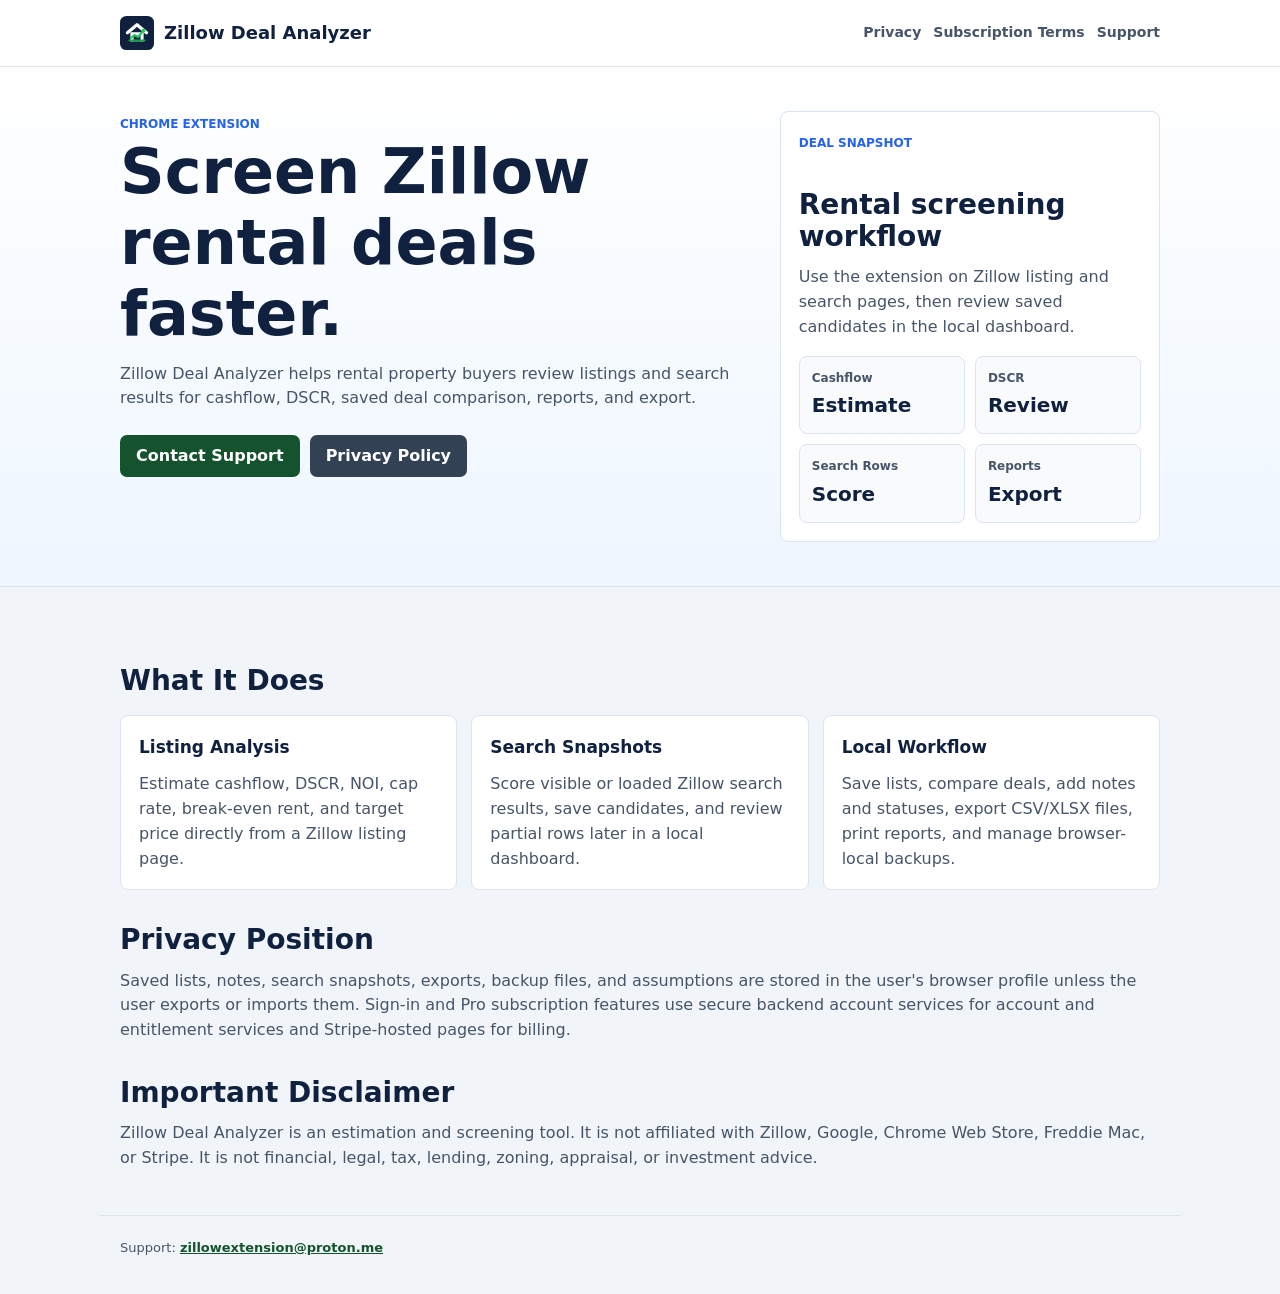
<file: index.html>
<!doctype html>
<html lang="en">
  <head>
    <meta charset="utf-8">
    <meta name="viewport" content="width=device-width, initial-scale=1">
    <title>Zillow Deal Analyzer</title>
    <meta name="description" content="Analyze Zillow listings and search snapshots for rental cashflow, DSCR, saved deal review, reports, and export.">
    <link rel="icon" href="assets/icon.svg" type="image/svg+xml">
    <link rel="stylesheet" href="assets/styles.css">
  </head>
  <body>
    <header class="site-header">
      <nav class="nav" aria-label="Main navigation">
        <a class="brand" href="index.html">
          <img src="assets/icon.svg" alt="" width="34" height="34">
          <span>Zillow Deal Analyzer</span>
        </a>
        <div class="nav-links">
          <a href="privacy.html">Privacy</a>
          <a href="subscription-terms.html">Subscription Terms</a>
          <a href="support.html">Support</a>
        </div>
      </nav>
    </header>

    <main>
      <section class="hero">
        <div class="hero-inner">
          <div>
            <span class="eyebrow">Chrome Extension</span>
            <h1>Screen Zillow rental deals faster.</h1>
            <p>Zillow Deal Analyzer helps rental property buyers review listings and search results for cashflow, DSCR, saved deal comparison, reports, and export.</p>
            <div class="actions">
              <a class="button" href="support.html">Contact Support</a>
              <a class="button secondary" href="privacy.html">Privacy Policy</a>
            </div>
          </div>
          <div class="panel" aria-label="Example analysis metrics">
            <span class="eyebrow">Deal Snapshot</span>
            <h2>Rental screening workflow</h2>
            <p>Use the extension on Zillow listing and search pages, then review saved candidates in the local dashboard.</p>
            <div class="metric-grid">
              <div class="metric"><span>Cashflow</span><strong>Estimate</strong></div>
              <div class="metric"><span>DSCR</span><strong>Review</strong></div>
              <div class="metric"><span>Search Rows</span><strong>Score</strong></div>
              <div class="metric"><span>Reports</span><strong>Export</strong></div>
            </div>
          </div>
        </div>
      </section>

      <section class="content">
        <h2>What It Does</h2>
        <div class="grid">
          <div class="card">
            <strong>Listing Analysis</strong>
            <p>Estimate cashflow, DSCR, NOI, cap rate, break-even rent, and target price directly from a Zillow listing page.</p>
          </div>
          <div class="card">
            <strong>Search Snapshots</strong>
            <p>Score visible or loaded Zillow search results, save candidates, and review partial rows later in a local dashboard.</p>
          </div>
          <div class="card">
            <strong>Local Workflow</strong>
            <p>Save lists, compare deals, add notes and statuses, export CSV/XLSX files, print reports, and manage browser-local backups.</p>
          </div>
        </div>

        <h2>Privacy Position</h2>
        <p>Saved lists, notes, search snapshots, exports, backup files, and assumptions are stored in the user's browser profile unless the user exports or imports them. Sign-in and Pro subscription features use secure backend account services for account and entitlement services and Stripe-hosted pages for billing.</p>

        <h2>Important Disclaimer</h2>
        <p>Zillow Deal Analyzer is an estimation and screening tool. It is not affiliated with Zillow, Google, Chrome Web Store, Freddie Mac, or Stripe. It is not financial, legal, tax, lending, zoning, appraisal, or investment advice.</p>
      </section>
    </main>

    <footer class="site-footer">
      <span>Support: <a href="mailto:zillowextension@proton.me">zillowextension@proton.me</a></span>
    </footer>
  </body>
</html>
</file>
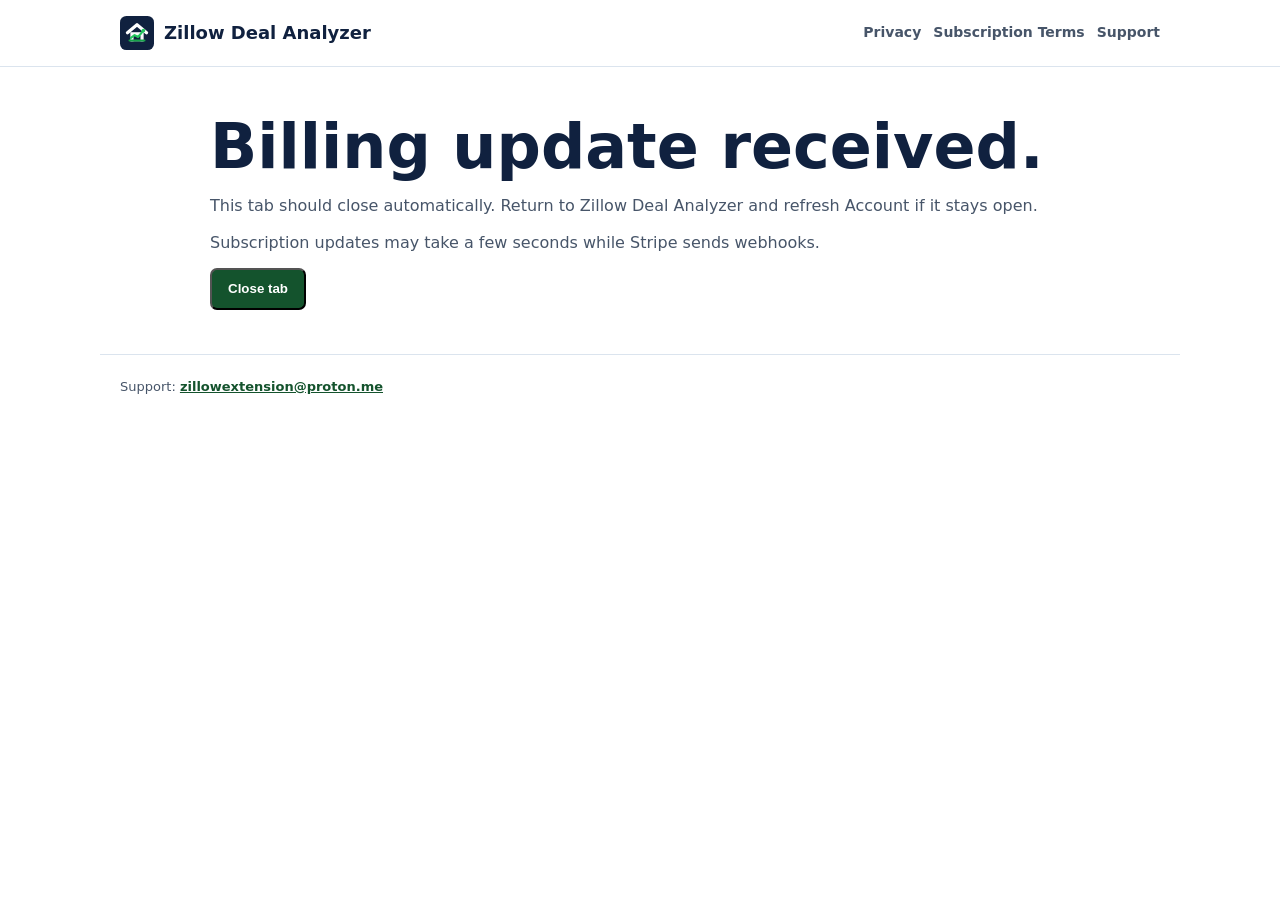
<file: billing-return.html>
<!doctype html>
<html lang="en">
  <head>
    <meta charset="utf-8">
    <meta name="viewport" content="width=device-width, initial-scale=1">
    <title>Billing Updated | Zillow Deal Analyzer</title>
    <meta name="description" content="Billing update return page for Zillow Deal Analyzer.">
    <link rel="icon" href="assets/icon.svg" type="image/svg+xml">
    <link rel="stylesheet" href="assets/styles.css">
  </head>
  <body class="legal-page">
    <header class="site-header">
      <nav class="nav" aria-label="Main navigation">
        <a class="brand" href="index.html">
          <img src="assets/icon.svg" alt="" width="34" height="34">
          <span>Zillow Deal Analyzer</span>
        </a>
        <div class="nav-links">
          <a href="privacy.html">Privacy</a>
          <a href="subscription-terms.html">Subscription Terms</a>
          <a href="support.html">Support</a>
        </div>
      </nav>
    </header>

    <main class="content">
      <h1>Billing update received.</h1>
      <p>This tab should close automatically. Return to Zillow Deal Analyzer and refresh Account if it stays open.</p>
      <p>Subscription updates may take a few seconds while Stripe sends webhooks.</p>
      <p><button class="button" type="button" id="close-tab">Close tab</button></p>
    </main>

    <footer class="site-footer">
      <span>Support: <a href="mailto:zillowextension@proton.me">zillowextension@proton.me</a></span>
    </footer>

    <script>
      function closeTab() {
        window.close();
      }

      document.getElementById("close-tab").addEventListener("click", closeTab);
      window.setTimeout(closeTab, 250);
    </script>
  </body>
</html>
</file>
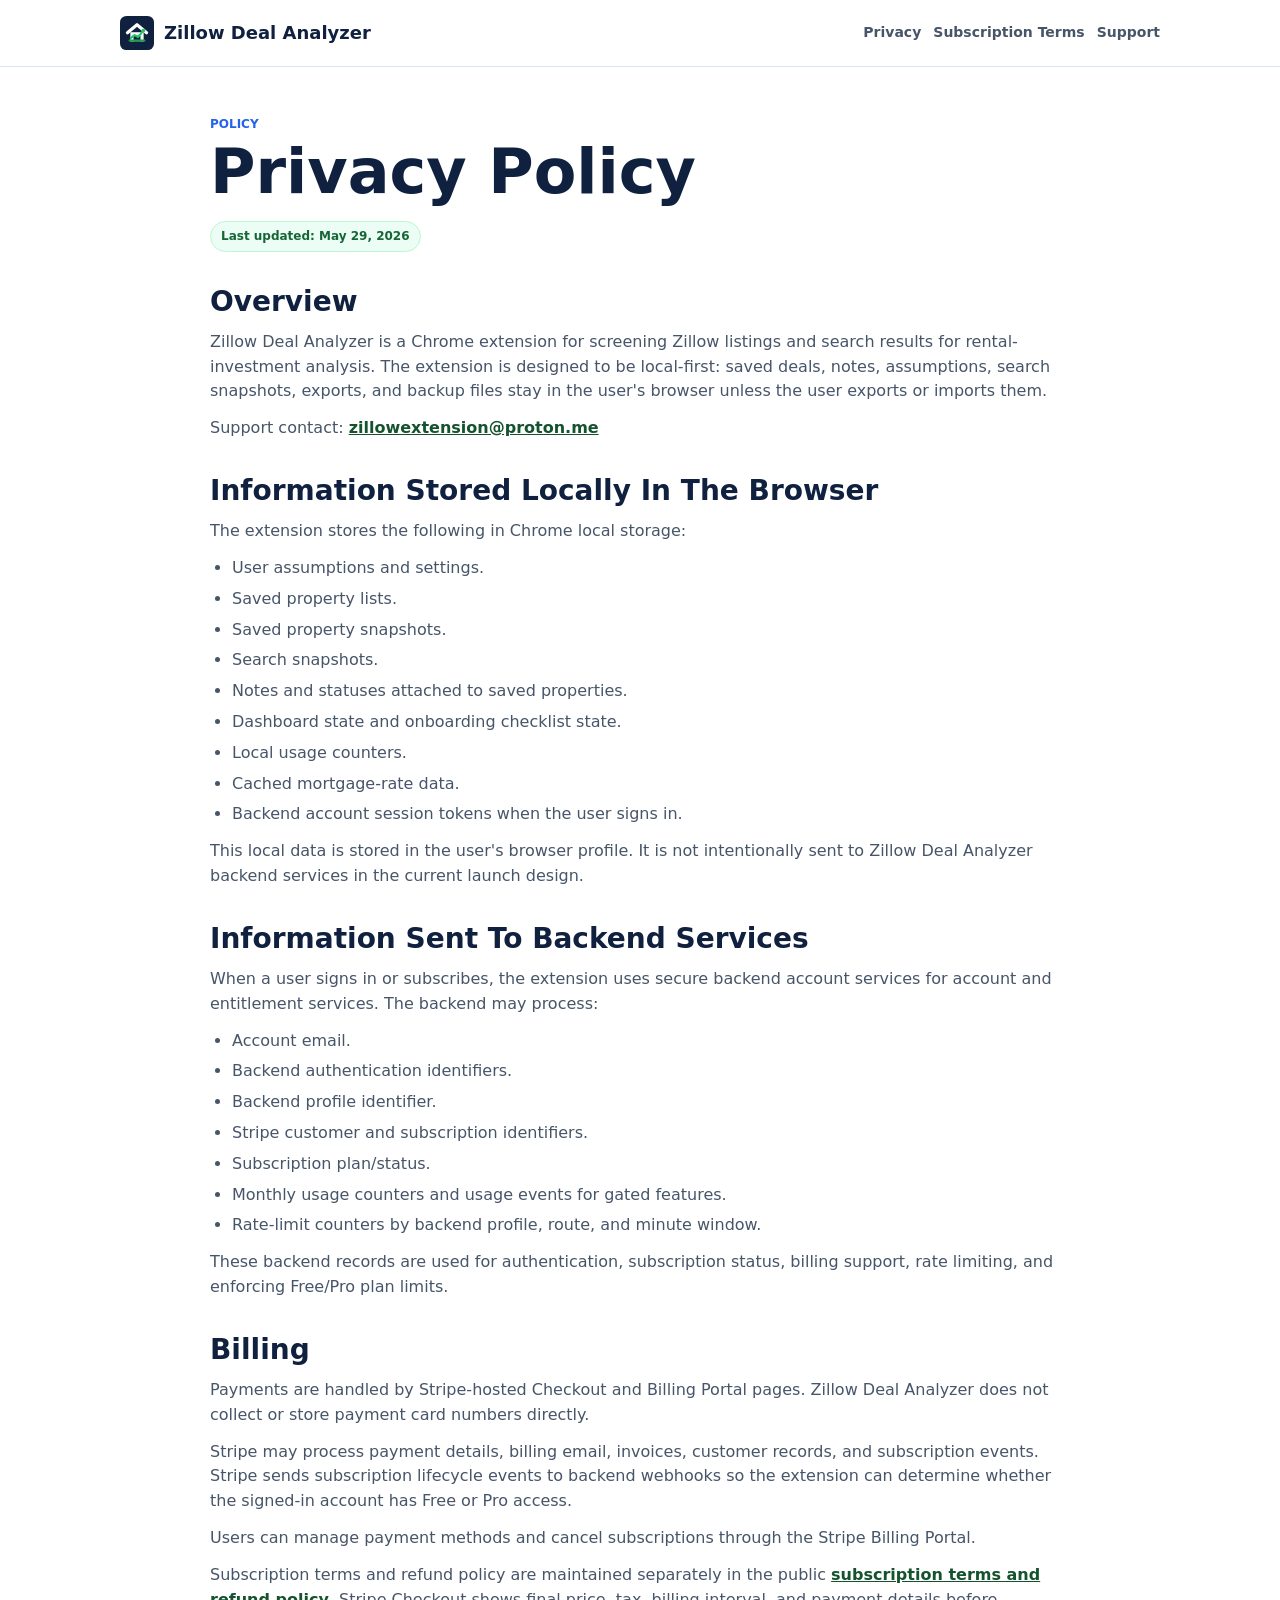
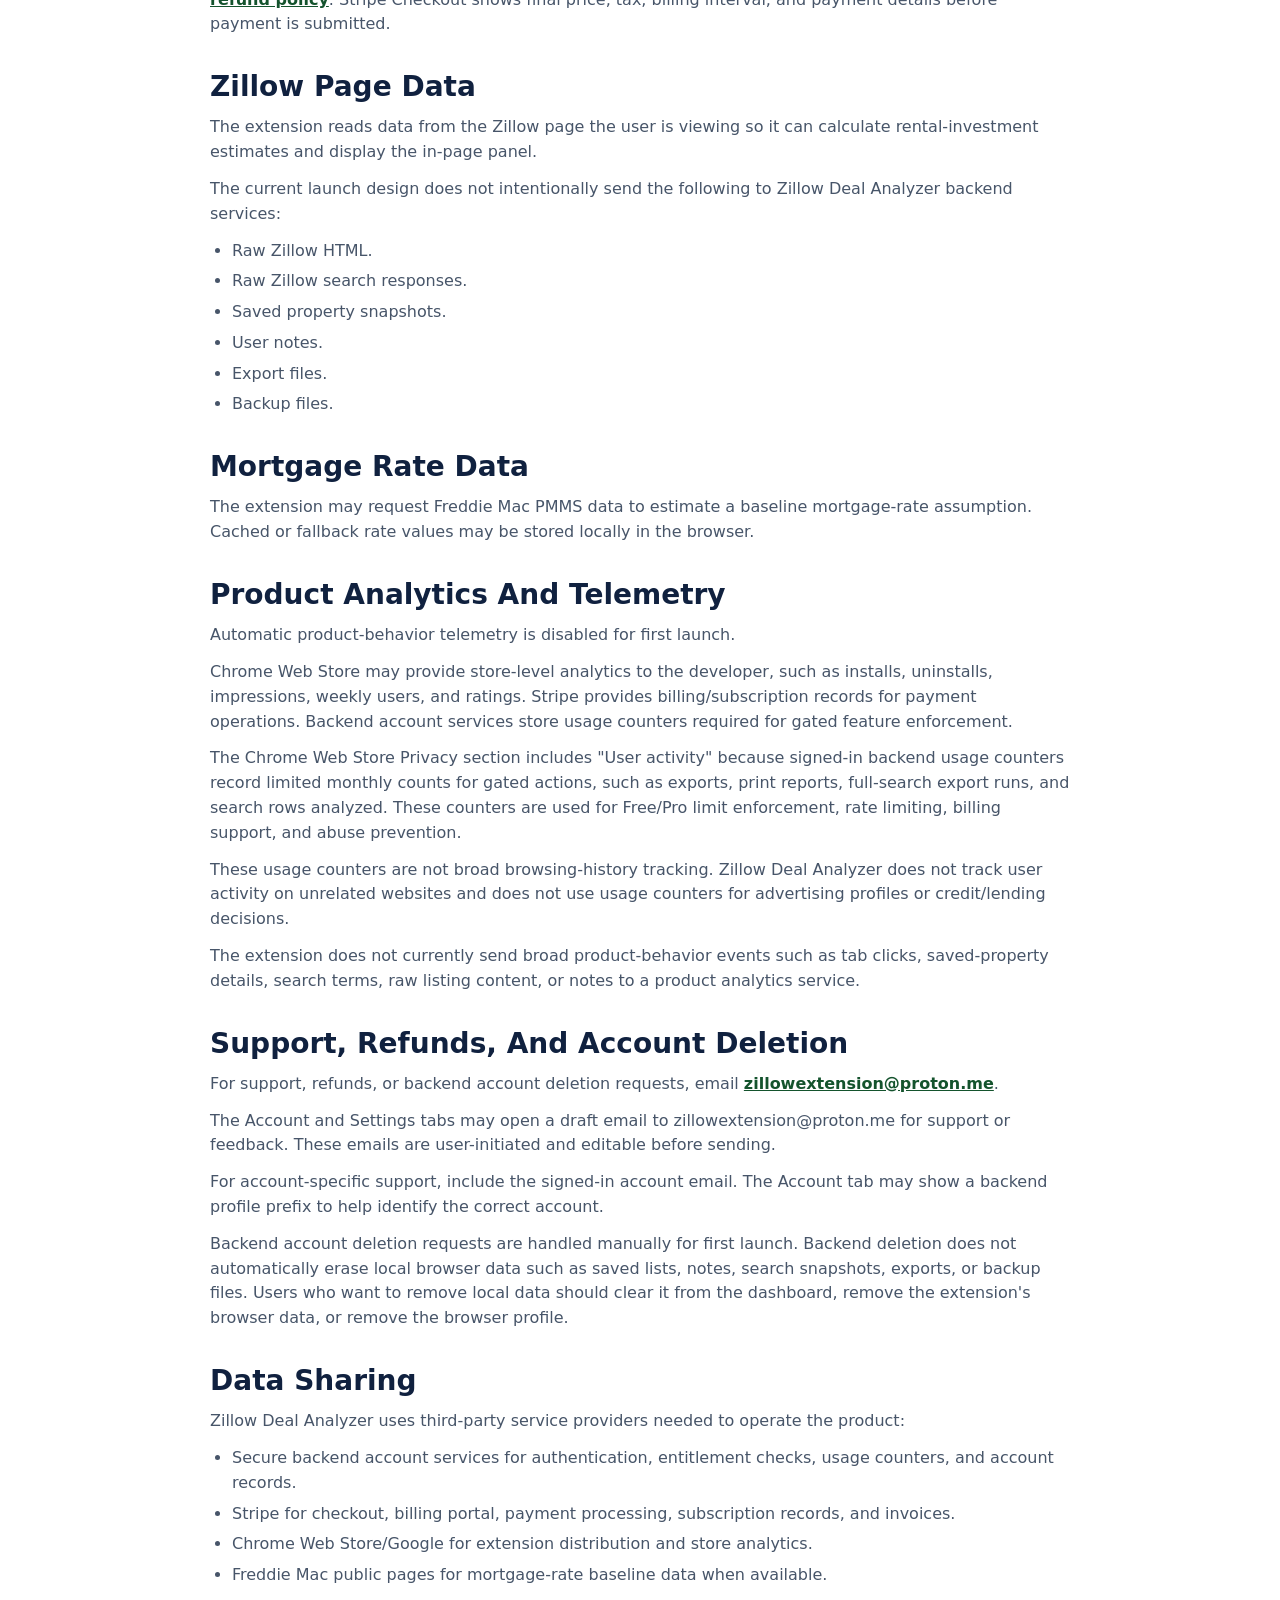
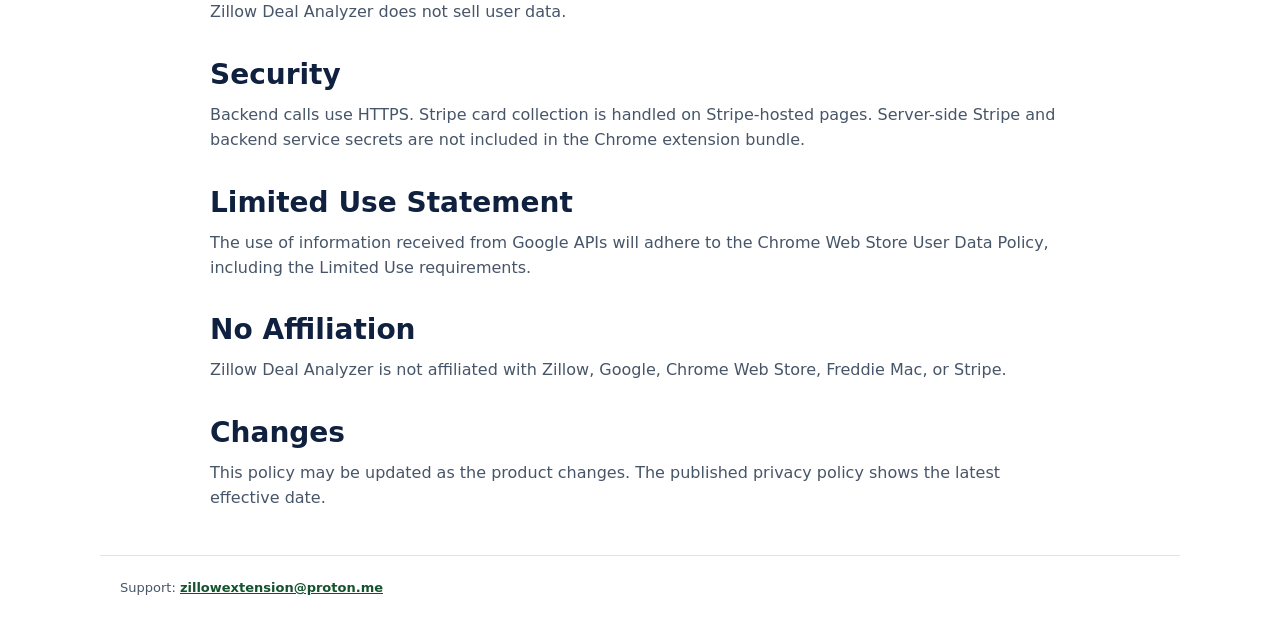
<file: privacy.html>
<!doctype html>
<html lang="en">
  <head>
    <meta charset="utf-8">
    <meta name="viewport" content="width=device-width, initial-scale=1">
    <title>Privacy Policy | Zillow Deal Analyzer</title>
    <meta name="description" content="Privacy policy for Zillow Deal Analyzer.">
    <link rel="icon" href="assets/icon.svg" type="image/svg+xml">
    <link rel="stylesheet" href="assets/styles.css">
  </head>
  <body class="legal-page">
    <header class="site-header">
      <nav class="nav" aria-label="Main navigation">
        <a class="brand" href="index.html">
          <img src="assets/icon.svg" alt="" width="34" height="34">
          <span>Zillow Deal Analyzer</span>
        </a>
        <div class="nav-links">
          <a href="privacy.html">Privacy</a>
          <a href="subscription-terms.html">Subscription Terms</a>
          <a href="support.html">Support</a>
        </div>
      </nav>
    </header>

    <main class="content">
      <span class="eyebrow">Policy</span>
      <h1>Privacy Policy</h1>
      <span class="updated">Last updated: May 29, 2026</span>

      <h2>Overview</h2>
      <p>Zillow Deal Analyzer is a Chrome extension for screening Zillow listings and search results for rental-investment analysis. The extension is designed to be local-first: saved deals, notes, assumptions, search snapshots, exports, and backup files stay in the user's browser unless the user exports or imports them.</p>
      <p>Support contact: <a href="mailto:zillowextension@proton.me">zillowextension@proton.me</a></p>

      <h2>Information Stored Locally In The Browser</h2>
      <p>The extension stores the following in Chrome local storage:</p>
      <ul>
        <li>User assumptions and settings.</li>
        <li>Saved property lists.</li>
        <li>Saved property snapshots.</li>
        <li>Search snapshots.</li>
        <li>Notes and statuses attached to saved properties.</li>
        <li>Dashboard state and onboarding checklist state.</li>
        <li>Local usage counters.</li>
        <li>Cached mortgage-rate data.</li>
        <li>Backend account session tokens when the user signs in.</li>
      </ul>
      <p>This local data is stored in the user's browser profile. It is not intentionally sent to Zillow Deal Analyzer backend services in the current launch design.</p>

      <h2>Information Sent To Backend Services</h2>
      <p>When a user signs in or subscribes, the extension uses secure backend account services for account and entitlement services. The backend may process:</p>
      <ul>
        <li>Account email.</li>
        <li>Backend authentication identifiers.</li>
        <li>Backend profile identifier.</li>
        <li>Stripe customer and subscription identifiers.</li>
        <li>Subscription plan/status.</li>
        <li>Monthly usage counters and usage events for gated features.</li>
        <li>Rate-limit counters by backend profile, route, and minute window.</li>
      </ul>
      <p>These backend records are used for authentication, subscription status, billing support, rate limiting, and enforcing Free/Pro plan limits.</p>

      <h2>Billing</h2>
      <p>Payments are handled by Stripe-hosted Checkout and Billing Portal pages. Zillow Deal Analyzer does not collect or store payment card numbers directly.</p>
      <p>Stripe may process payment details, billing email, invoices, customer records, and subscription events. Stripe sends subscription lifecycle events to backend webhooks so the extension can determine whether the signed-in account has Free or Pro access.</p>
      <p>Users can manage payment methods and cancel subscriptions through the Stripe Billing Portal.</p>
      <p>Subscription terms and refund policy are maintained separately in the public <a href="subscription-terms.html">subscription terms and refund policy</a>. Stripe Checkout shows final price, tax, billing interval, and payment details before payment is submitted.</p>

      <h2>Zillow Page Data</h2>
      <p>The extension reads data from the Zillow page the user is viewing so it can calculate rental-investment estimates and display the in-page panel.</p>
      <p>The current launch design does not intentionally send the following to Zillow Deal Analyzer backend services:</p>
      <ul>
        <li>Raw Zillow HTML.</li>
        <li>Raw Zillow search responses.</li>
        <li>Saved property snapshots.</li>
        <li>User notes.</li>
        <li>Export files.</li>
        <li>Backup files.</li>
      </ul>

      <h2>Mortgage Rate Data</h2>
      <p>The extension may request Freddie Mac PMMS data to estimate a baseline mortgage-rate assumption. Cached or fallback rate values may be stored locally in the browser.</p>

      <h2>Product Analytics And Telemetry</h2>
      <p>Automatic product-behavior telemetry is disabled for first launch.</p>
      <p>Chrome Web Store may provide store-level analytics to the developer, such as installs, uninstalls, impressions, weekly users, and ratings. Stripe provides billing/subscription records for payment operations. Backend account services store usage counters required for gated feature enforcement.</p>
      <p>The Chrome Web Store Privacy section includes "User activity" because signed-in backend usage counters record limited monthly counts for gated actions, such as exports, print reports, full-search export runs, and search rows analyzed. These counters are used for Free/Pro limit enforcement, rate limiting, billing support, and abuse prevention.</p>
      <p>These usage counters are not broad browsing-history tracking. Zillow Deal Analyzer does not track user activity on unrelated websites and does not use usage counters for advertising profiles or credit/lending decisions.</p>
      <p>The extension does not currently send broad product-behavior events such as tab clicks, saved-property details, search terms, raw listing content, or notes to a product analytics service.</p>

      <h2>Support, Refunds, And Account Deletion</h2>
      <p>For support, refunds, or backend account deletion requests, email <a href="mailto:zillowextension@proton.me">zillowextension@proton.me</a>.</p>
      <p>The Account and Settings tabs may open a draft email to zillowextension@proton.me for support or feedback. These emails are user-initiated and editable before sending.</p>
      <p>For account-specific support, include the signed-in account email. The Account tab may show a backend profile prefix to help identify the correct account.</p>
      <p>Backend account deletion requests are handled manually for first launch. Backend deletion does not automatically erase local browser data such as saved lists, notes, search snapshots, exports, or backup files. Users who want to remove local data should clear it from the dashboard, remove the extension's browser data, or remove the browser profile.</p>

      <h2>Data Sharing</h2>
      <p>Zillow Deal Analyzer uses third-party service providers needed to operate the product:</p>
      <ul>
        <li>Secure backend account services for authentication, entitlement checks, usage counters, and account records.</li>
        <li>Stripe for checkout, billing portal, payment processing, subscription records, and invoices.</li>
        <li>Chrome Web Store/Google for extension distribution and store analytics.</li>
        <li>Freddie Mac public pages for mortgage-rate baseline data when available.</li>
      </ul>
      <p>Zillow Deal Analyzer does not sell user data.</p>

      <h2>Security</h2>
      <p>Backend calls use HTTPS. Stripe card collection is handled on Stripe-hosted pages. Server-side Stripe and backend service secrets are not included in the Chrome extension bundle.</p>

      <h2>Limited Use Statement</h2>
      <p>The use of information received from Google APIs will adhere to the Chrome Web Store User Data Policy, including the Limited Use requirements.</p>

      <h2>No Affiliation</h2>
      <p>Zillow Deal Analyzer is not affiliated with Zillow, Google, Chrome Web Store, Freddie Mac, or Stripe.</p>

      <h2>Changes</h2>
      <p>This policy may be updated as the product changes. The published privacy policy shows the latest effective date.</p>
    </main>

    <footer class="site-footer">
      <span>Support: <a href="mailto:zillowextension@proton.me">zillowextension@proton.me</a></span>
    </footer>
  </body>
</html>
</file>
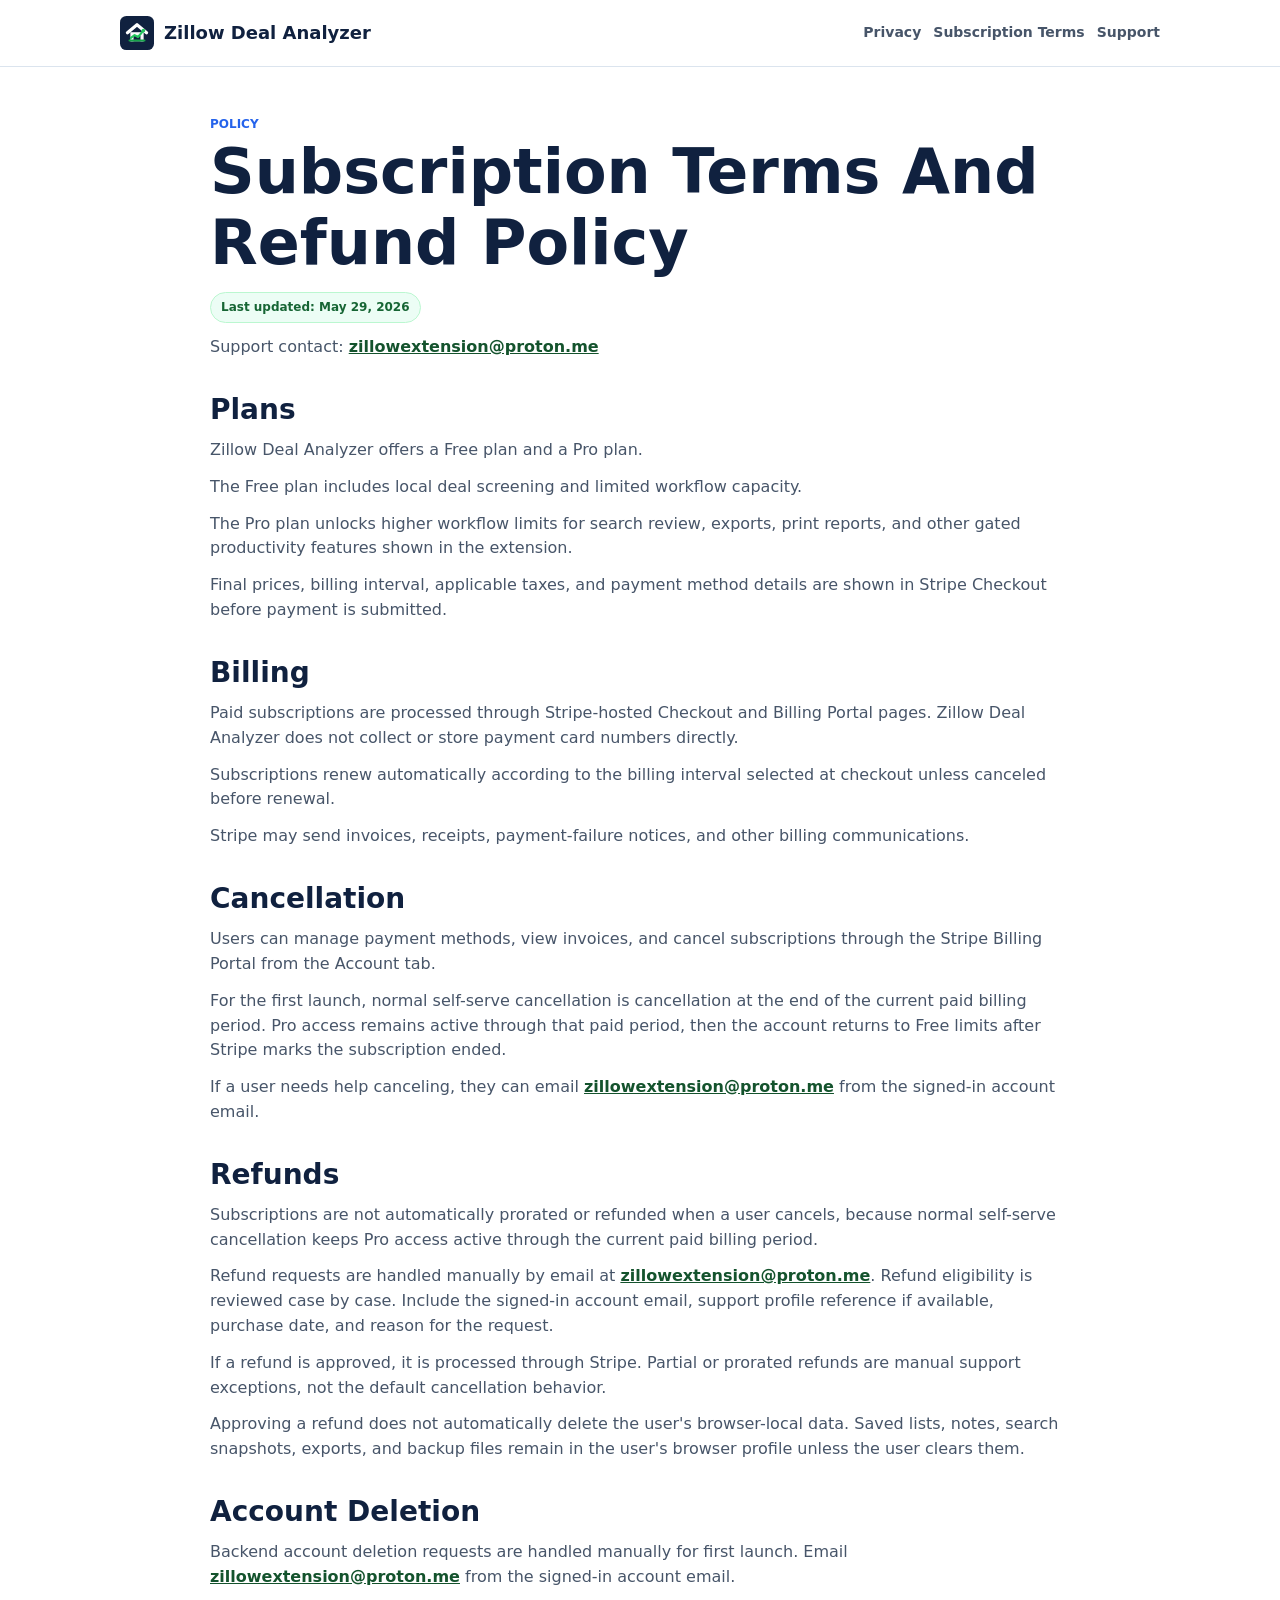
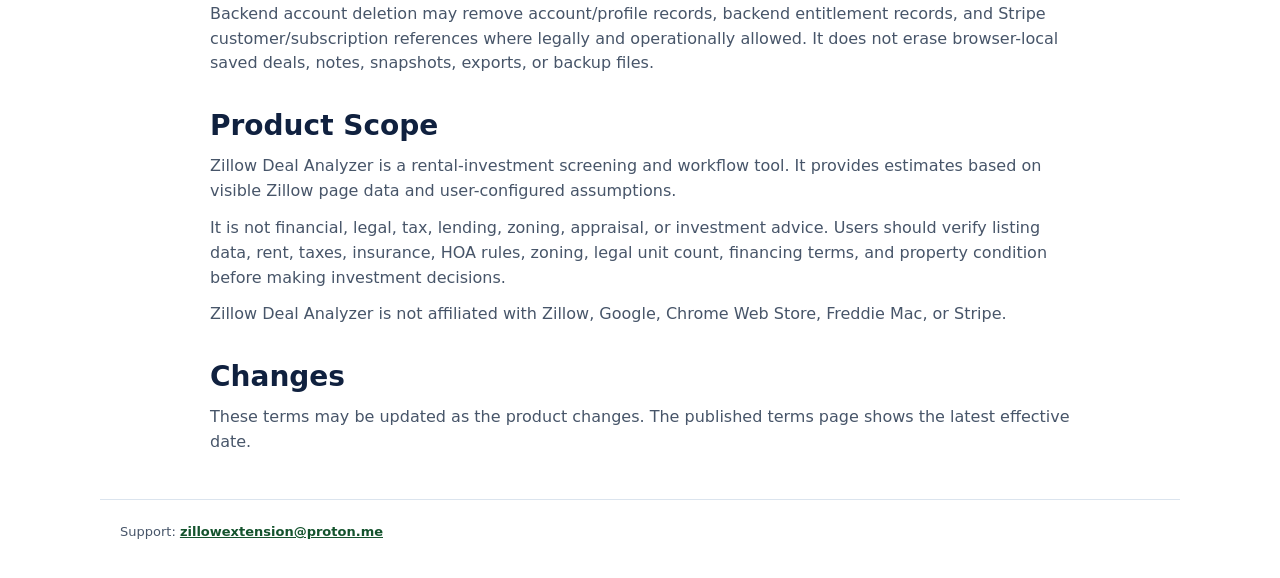
<file: subscription-terms.html>
<!doctype html>
<html lang="en">
  <head>
    <meta charset="utf-8">
    <meta name="viewport" content="width=device-width, initial-scale=1">
    <title>Subscription Terms And Refund Policy | Zillow Deal Analyzer</title>
    <meta name="description" content="Subscription terms and refund policy for Zillow Deal Analyzer.">
    <link rel="icon" href="assets/icon.svg" type="image/svg+xml">
    <link rel="stylesheet" href="assets/styles.css">
  </head>
  <body class="legal-page">
    <header class="site-header">
      <nav class="nav" aria-label="Main navigation">
        <a class="brand" href="index.html">
          <img src="assets/icon.svg" alt="" width="34" height="34">
          <span>Zillow Deal Analyzer</span>
        </a>
        <div class="nav-links">
          <a href="privacy.html">Privacy</a>
          <a href="subscription-terms.html">Subscription Terms</a>
          <a href="support.html">Support</a>
        </div>
      </nav>
    </header>

    <main class="content">
      <span class="eyebrow">Policy</span>
      <h1>Subscription Terms And Refund Policy</h1>
      <span class="updated">Last updated: May 29, 2026</span>
      <p>Support contact: <a href="mailto:zillowextension@proton.me">zillowextension@proton.me</a></p>

      <h2>Plans</h2>
      <p>Zillow Deal Analyzer offers a Free plan and a Pro plan.</p>
      <p>The Free plan includes local deal screening and limited workflow capacity.</p>
      <p>The Pro plan unlocks higher workflow limits for search review, exports, print reports, and other gated productivity features shown in the extension.</p>
      <p>Final prices, billing interval, applicable taxes, and payment method details are shown in Stripe Checkout before payment is submitted.</p>

      <h2>Billing</h2>
      <p>Paid subscriptions are processed through Stripe-hosted Checkout and Billing Portal pages. Zillow Deal Analyzer does not collect or store payment card numbers directly.</p>
      <p>Subscriptions renew automatically according to the billing interval selected at checkout unless canceled before renewal.</p>
      <p>Stripe may send invoices, receipts, payment-failure notices, and other billing communications.</p>

      <h2>Cancellation</h2>
      <p>Users can manage payment methods, view invoices, and cancel subscriptions through the Stripe Billing Portal from the Account tab.</p>
      <p>For the first launch, normal self-serve cancellation is cancellation at the end of the current paid billing period. Pro access remains active through that paid period, then the account returns to Free limits after Stripe marks the subscription ended.</p>
      <p>If a user needs help canceling, they can email <a href="mailto:zillowextension@proton.me">zillowextension@proton.me</a> from the signed-in account email.</p>

      <h2>Refunds</h2>
      <p>Subscriptions are not automatically prorated or refunded when a user cancels, because normal self-serve cancellation keeps Pro access active through the current paid billing period.</p>
      <p>Refund requests are handled manually by email at <a href="mailto:zillowextension@proton.me">zillowextension@proton.me</a>. Refund eligibility is reviewed case by case. Include the signed-in account email, support profile reference if available, purchase date, and reason for the request.</p>
      <p>If a refund is approved, it is processed through Stripe. Partial or prorated refunds are manual support exceptions, not the default cancellation behavior.</p>
      <p>Approving a refund does not automatically delete the user's browser-local data. Saved lists, notes, search snapshots, exports, and backup files remain in the user's browser profile unless the user clears them.</p>

      <h2>Account Deletion</h2>
      <p>Backend account deletion requests are handled manually for first launch. Email <a href="mailto:zillowextension@proton.me">zillowextension@proton.me</a> from the signed-in account email.</p>
      <p>Backend account deletion may remove account/profile records, backend entitlement records, and Stripe customer/subscription references where legally and operationally allowed. It does not erase browser-local saved deals, notes, snapshots, exports, or backup files.</p>

      <h2>Product Scope</h2>
      <p>Zillow Deal Analyzer is a rental-investment screening and workflow tool. It provides estimates based on visible Zillow page data and user-configured assumptions.</p>
      <p>It is not financial, legal, tax, lending, zoning, appraisal, or investment advice. Users should verify listing data, rent, taxes, insurance, HOA rules, zoning, legal unit count, financing terms, and property condition before making investment decisions.</p>
      <p>Zillow Deal Analyzer is not affiliated with Zillow, Google, Chrome Web Store, Freddie Mac, or Stripe.</p>

      <h2>Changes</h2>
      <p>These terms may be updated as the product changes. The published terms page shows the latest effective date.</p>
    </main>

    <footer class="site-footer">
      <span>Support: <a href="mailto:zillowextension@proton.me">zillowextension@proton.me</a></span>
    </footer>
  </body>
</html>
</file>
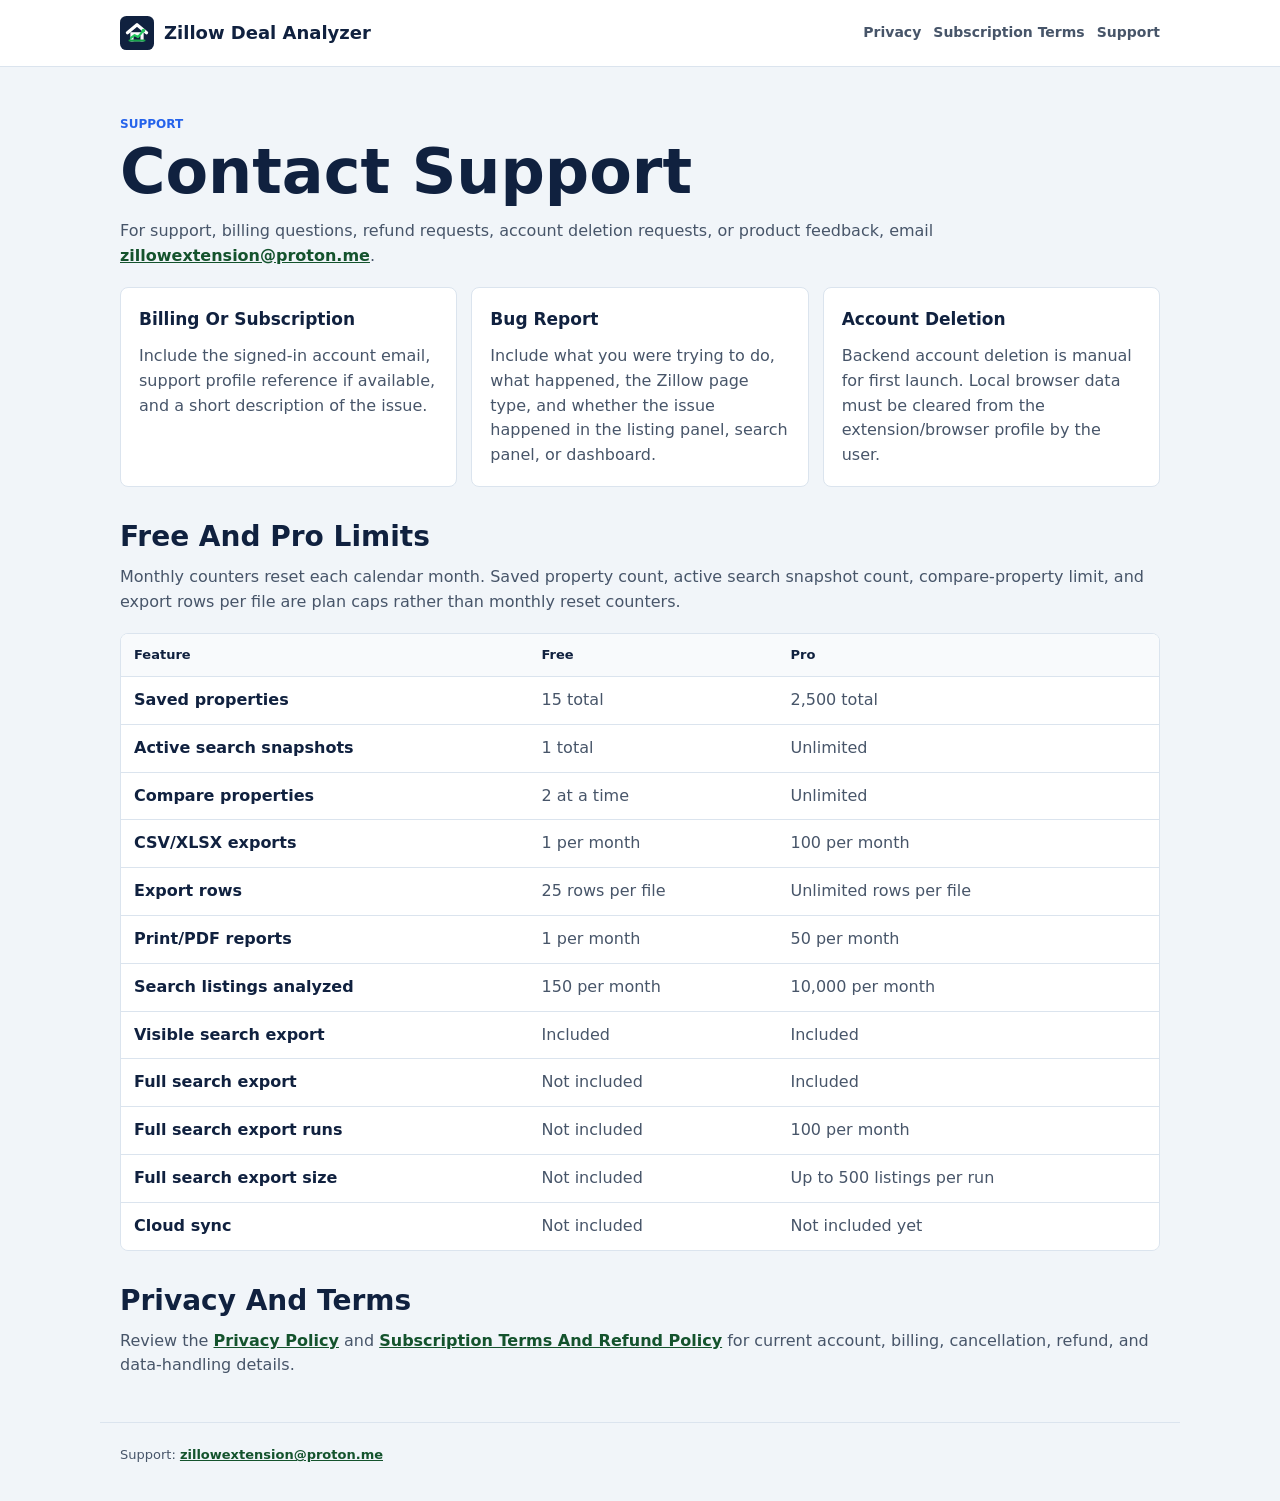
<file: support.html>
<!doctype html>
<html lang="en">
  <head>
    <meta charset="utf-8">
    <meta name="viewport" content="width=device-width, initial-scale=1">
    <title>Support | Zillow Deal Analyzer</title>
    <meta name="description" content="Support contact for Zillow Deal Analyzer.">
    <link rel="icon" href="assets/icon.svg" type="image/svg+xml">
    <link rel="stylesheet" href="assets/styles.css">
  </head>
  <body>
    <header class="site-header">
      <nav class="nav" aria-label="Main navigation">
        <a class="brand" href="index.html">
          <img src="assets/icon.svg" alt="" width="34" height="34">
          <span>Zillow Deal Analyzer</span>
        </a>
        <div class="nav-links">
          <a href="privacy.html">Privacy</a>
          <a href="subscription-terms.html">Subscription Terms</a>
          <a href="support.html">Support</a>
        </div>
      </nav>
    </header>

    <main class="content">
      <span class="eyebrow">Support</span>
      <h1>Contact Support</h1>
      <p>For support, billing questions, refund requests, account deletion requests, or product feedback, email <a href="mailto:zillowextension@proton.me">zillowextension@proton.me</a>.</p>

      <div class="grid">
        <div class="card">
          <strong>Billing Or Subscription</strong>
          <p>Include the signed-in account email, support profile reference if available, and a short description of the issue.</p>
        </div>
        <div class="card">
          <strong>Bug Report</strong>
          <p>Include what you were trying to do, what happened, the Zillow page type, and whether the issue happened in the listing panel, search panel, or dashboard.</p>
        </div>
        <div class="card">
          <strong>Account Deletion</strong>
          <p>Backend account deletion is manual for first launch. Local browser data must be cleared from the extension/browser profile by the user.</p>
        </div>
      </div>

      <h2>Free And Pro Limits</h2>
      <p>Monthly counters reset each calendar month. Saved property count, active search snapshot count, compare-property limit, and export rows per file are plan caps rather than monthly reset counters.</p>
      <div class="table-wrap">
        <table class="plan-table">
          <thead>
            <tr>
              <th scope="col">Feature</th>
              <th scope="col">Free</th>
              <th scope="col">Pro</th>
            </tr>
          </thead>
          <tbody>
            <tr><td>Saved properties</td><td>15 total</td><td>2,500 total</td></tr>
            <tr><td>Active search snapshots</td><td>1 total</td><td>Unlimited</td></tr>
            <tr><td>Compare properties</td><td>2 at a time</td><td>Unlimited</td></tr>
            <tr><td>CSV/XLSX exports</td><td>1 per month</td><td>100 per month</td></tr>
            <tr><td>Export rows</td><td>25 rows per file</td><td>Unlimited rows per file</td></tr>
            <tr><td>Print/PDF reports</td><td>1 per month</td><td>50 per month</td></tr>
            <tr><td>Search listings analyzed</td><td>150 per month</td><td>10,000 per month</td></tr>
            <tr><td>Visible search export</td><td>Included</td><td>Included</td></tr>
            <tr><td>Full search export</td><td>Not included</td><td>Included</td></tr>
            <tr><td>Full search export runs</td><td>Not included</td><td>100 per month</td></tr>
            <tr><td>Full search export size</td><td>Not included</td><td>Up to 500 listings per run</td></tr>
            <tr><td>Cloud sync</td><td>Not included</td><td>Not included yet</td></tr>
          </tbody>
        </table>
      </div>

      <h2>Privacy And Terms</h2>
      <p>Review the <a href="privacy.html">Privacy Policy</a> and <a href="subscription-terms.html">Subscription Terms And Refund Policy</a> for current account, billing, cancellation, refund, and data-handling details.</p>
    </main>

    <footer class="site-footer">
      <span>Support: <a href="mailto:zillowextension@proton.me">zillowextension@proton.me</a></span>
    </footer>
  </body>
</html>
</file>
<file: assets/styles.css>
:root {
  color-scheme: light;
  --ink: #10213f;
  --muted: #475569;
  --line: #dbe4ee;
  --soft: #f8fafc;
  --brand: #14532d;
  --accent: #16a34a;
  --blue: #2563eb;
  --white: #ffffff;
}

* {
  box-sizing: border-box;
}

body {
  background: #f1f5f9;
  color: var(--ink);
  font-family: Inter, ui-sans-serif, system-ui, -apple-system, BlinkMacSystemFont, "Segoe UI", sans-serif;
  line-height: 1.55;
  margin: 0;
}

a {
  color: var(--brand);
  font-weight: 800;
}

.site-header {
  background: var(--white);
  border-bottom: 1px solid var(--line);
}

.nav {
  align-items: center;
  display: flex;
  gap: 18px;
  justify-content: space-between;
  margin: 0 auto;
  max-width: 1080px;
  padding: 16px 20px;
}

.brand {
  align-items: center;
  color: var(--ink);
  display: inline-flex;
  gap: 10px;
  text-decoration: none;
}

.brand img {
  height: 34px;
  width: 34px;
}

.brand span {
  font-size: 18px;
  font-weight: 900;
}

.nav-links {
  display: flex;
  flex-wrap: wrap;
  gap: 12px;
}

.nav-links a {
  color: var(--muted);
  font-size: 14px;
  text-decoration: none;
}

.hero {
  background: linear-gradient(180deg, #ffffff 0%, #eef6ff 100%);
  border-bottom: 1px solid var(--line);
}

.hero-inner,
.content {
  margin: 0 auto;
  max-width: 1080px;
  padding: 44px 20px;
}

.hero-inner {
  display: grid;
  gap: 26px;
  grid-template-columns: minmax(0, 1.25fr) minmax(280px, 0.75fr);
}

.eyebrow {
  color: var(--blue);
  font-size: 12px;
  font-weight: 900;
  letter-spacing: 0;
  text-transform: uppercase;
}

h1,
h2,
h3 {
  color: var(--ink);
  line-height: 1.15;
  margin: 0;
}

h1 {
  font-size: clamp(38px, 6vw, 62px);
}

h2 {
  font-size: 28px;
  margin-top: 34px;
}

h3 {
  font-size: 18px;
  margin-top: 22px;
}

p {
  color: var(--muted);
  margin: 12px 0 0;
}

ul {
  color: var(--muted);
  margin: 12px 0 0;
  padding-left: 22px;
}

li + li {
  margin-top: 6px;
}

.actions {
  display: flex;
  flex-wrap: wrap;
  gap: 10px;
  margin-top: 24px;
}

.button {
  align-items: center;
  background: var(--brand);
  border-radius: 7px;
  color: var(--white);
  display: inline-flex;
  font-weight: 900;
  min-height: 42px;
  padding: 0 16px;
  text-decoration: none;
}

.button.secondary {
  background: #334155;
}

.panel {
  background: var(--white);
  border: 1px solid var(--line);
  border-radius: 8px;
  padding: 18px;
}

.metric-grid {
  display: grid;
  gap: 10px;
  grid-template-columns: repeat(2, minmax(0, 1fr));
  margin-top: 16px;
}

.metric {
  background: var(--soft);
  border: 1px solid var(--line);
  border-radius: 8px;
  padding: 12px;
}

.metric span {
  color: var(--muted);
  display: block;
  font-size: 12px;
  font-weight: 800;
}

.metric strong {
  color: var(--ink);
  display: block;
  font-size: 20px;
  margin-top: 3px;
}

.grid {
  display: grid;
  gap: 14px;
  grid-template-columns: repeat(3, minmax(0, 1fr));
  margin-top: 18px;
}

.card {
  background: var(--white);
  border: 1px solid var(--line);
  border-radius: 8px;
  padding: 18px;
}

.card strong {
  color: var(--ink);
  display: block;
  font-size: 17px;
}

.table-wrap {
  border: 1px solid var(--line);
  border-radius: 8px;
  margin-top: 18px;
  overflow-x: auto;
}

.plan-table {
  background: var(--white);
  border-collapse: collapse;
  min-width: 680px;
  width: 100%;
}

.plan-table th,
.plan-table td {
  border-bottom: 1px solid var(--line);
  color: var(--muted);
  padding: 11px 13px;
  text-align: left;
  vertical-align: top;
}

.plan-table th {
  background: var(--soft);
  color: var(--ink);
  font-size: 13px;
  font-weight: 900;
}

.plan-table td:first-child {
  color: var(--ink);
  font-weight: 800;
}

.plan-table tr:last-child td {
  border-bottom: 0;
}

.legal-page {
  background: var(--white);
}

.legal-page .content {
  max-width: 900px;
}

.updated {
  background: #ecfdf5;
  border: 1px solid #bbf7d0;
  border-radius: 999px;
  color: #166534;
  display: inline-block;
  font-size: 12px;
  font-weight: 900;
  margin-top: 14px;
  padding: 5px 10px;
}

.site-footer {
  border-top: 1px solid var(--line);
  color: var(--muted);
  font-size: 13px;
  margin: 0 auto;
  max-width: 1080px;
  padding: 22px 20px 36px;
}

@media (max-width: 760px) {
  .nav,
  .hero-inner,
  .grid,
  .metric-grid {
    display: grid;
    grid-template-columns: 1fr;
  }

  .nav-links {
    gap: 8px;
  }

  .hero-inner,
  .content {
    padding: 30px 16px;
  }
}
</file>
